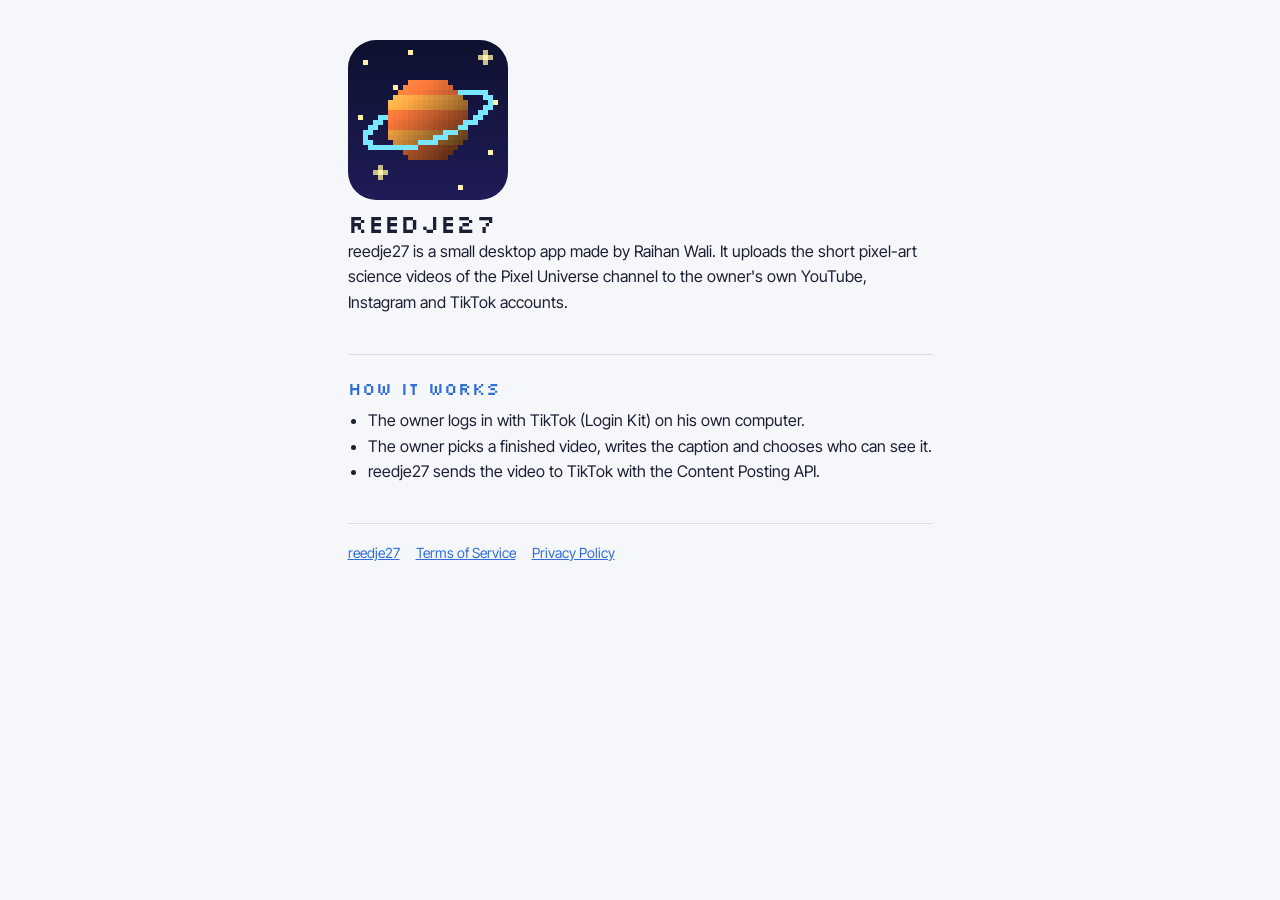
<file: index.html>
<!doctype html><html lang="en"><head><meta charset="utf-8"><meta name="viewport" content="width=device-width,initial-scale=1">
<link rel="icon" href="/favicon.ico" sizes="any"><link rel="icon" type="image/png" href="/favicon.png"><link rel="apple-touch-icon" href="/apple-touch-icon.png">
<link rel="stylesheet" href="https://fonts.googleapis.com/css2?family=Silkscreen&family=Inter+Tight:wght@400;600&display=swap"><link rel="stylesheet" href="/style.css">
<title>reedje27</title>
<meta name="description" content="reedje27 posts Pixel Universe science Shorts to YouTube, Instagram and TikTok.">
</head><body><main>
<section class="hero" style="border:0;padding:0">
<img src="/icon-512.png" alt="reedje27 app icon">
<h1>reedje27</h1>
<p>reedje27 is a small desktop app made by Raihan Wali. It uploads the short pixel-art science videos of the Pixel Universe channel to the owner's own YouTube, Instagram and TikTok accounts.</p>
</section>
<section>
<h2>How it works</h2>
<ul>
<li>The owner logs in with TikTok (Login Kit) on his own computer.</li>
<li>The owner picks a finished video, writes the caption and chooses who can see it.</li>
<li>reedje27 sends the video to TikTok with the Content Posting API.</li>
</ul>
</section>
<footer><nav><a href="/">reedje27</a><a href="/terms-of-service">Terms of Service</a><a href="/privacy-policy">Privacy Policy</a></nav></footer>
</main></body></html>
</file>
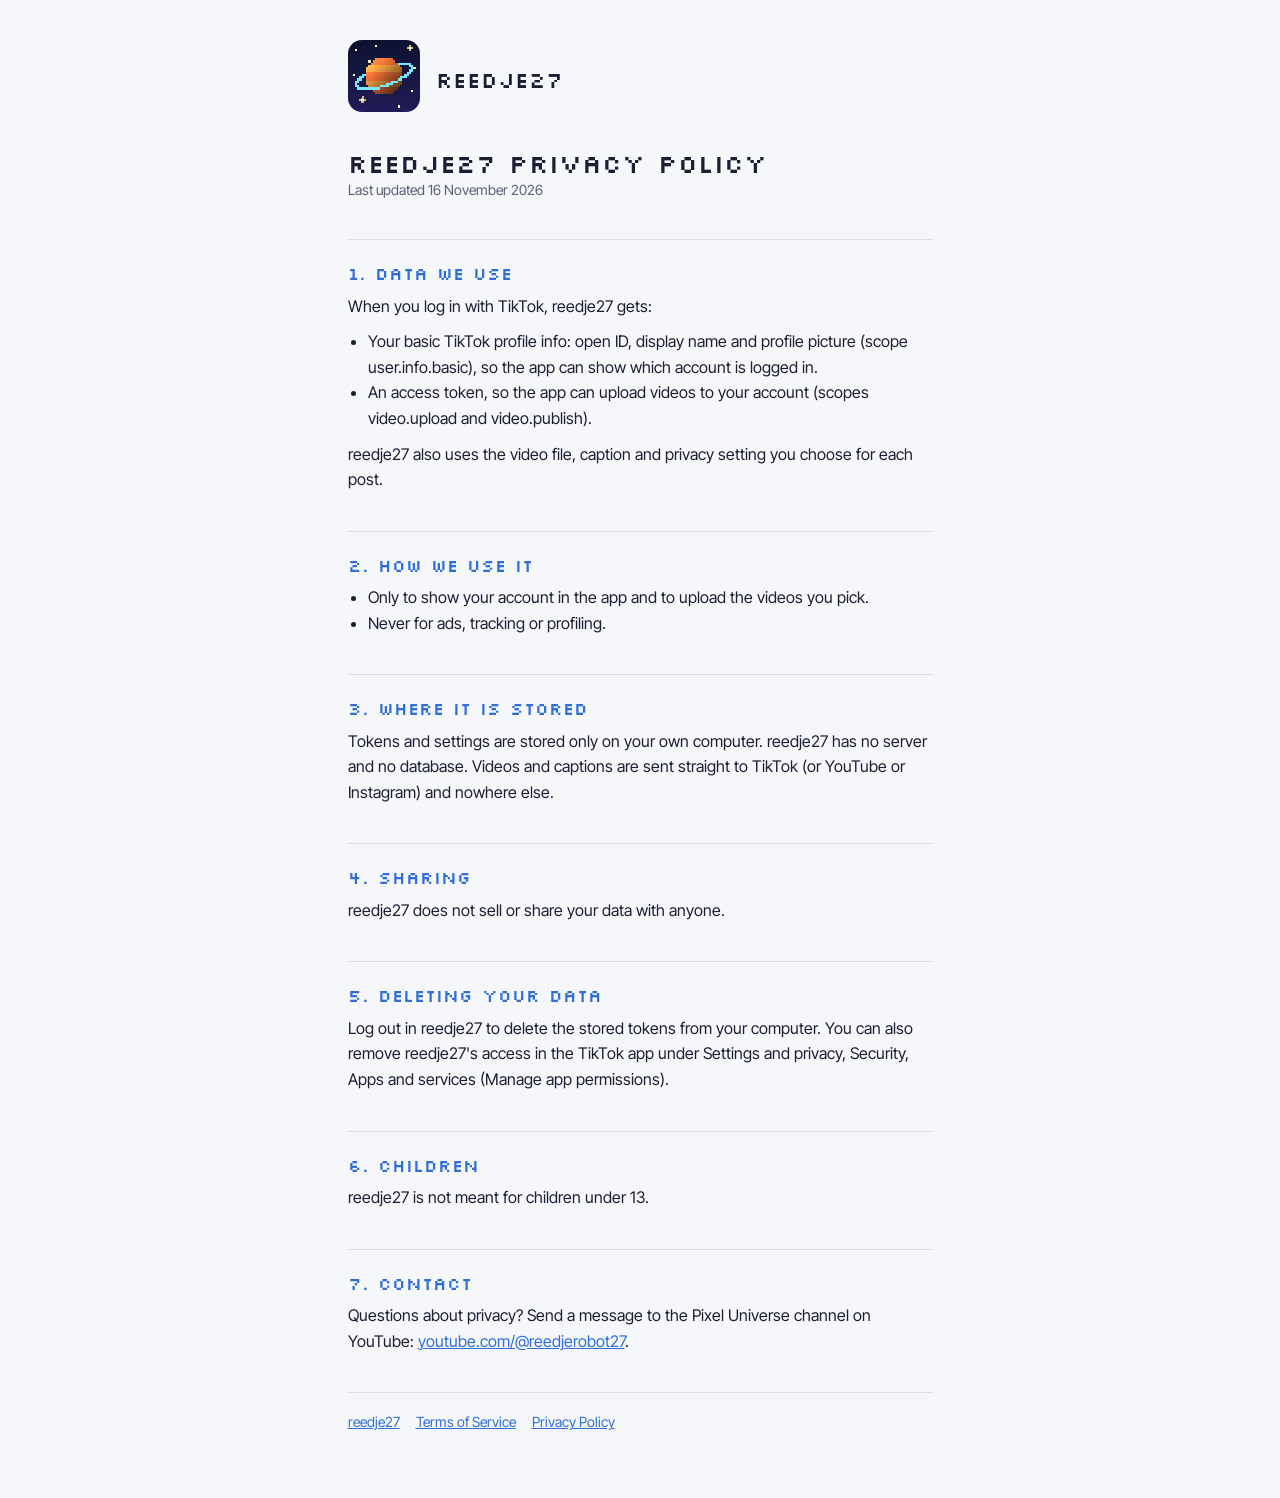
<file: privacy-policy/index.html>
<!doctype html><html lang="en"><head><meta charset="utf-8"><meta name="viewport" content="width=device-width,initial-scale=1">
<link rel="icon" href="/favicon.ico" sizes="any"><link rel="icon" type="image/png" href="/favicon.png"><link rel="apple-touch-icon" href="/apple-touch-icon.png">
<link rel="stylesheet" href="https://fonts.googleapis.com/css2?family=Silkscreen&family=Inter+Tight:wght@400;600&display=swap"><link rel="stylesheet" href="/style.css">
<title>reedje27 Privacy Policy</title>
</head><body><main>
<header class="brand"><a href="/"><img src="/icon-512.png" alt="reedje27 app icon"></a><span class="name">reedje27</span></header>
<div><h1>reedje27 Privacy Policy</h1><p class="meta">Last updated 16 November 2026</p></div>
<section>
<h2>1. Data we use</h2>
<p>When you log in with TikTok, reedje27 gets:</p>
<ul>
<li>Your basic TikTok profile info: open ID, display name and profile picture (scope user.info.basic), so the app can show which account is logged in.</li>
<li>An access token, so the app can upload videos to your account (scopes video.upload and video.publish).</li>
</ul>
<p>reedje27 also uses the video file, caption and privacy setting you choose for each post.</p>
</section>
<section>
<h2>2. How we use it</h2>
<ul>
<li>Only to show your account in the app and to upload the videos you pick.</li>
<li>Never for ads, tracking or profiling.</li>
</ul>
</section>
<section>
<h2>3. Where it is stored</h2>
<p>Tokens and settings are stored only on your own computer. reedje27 has no server and no database. Videos and captions are sent straight to TikTok (or YouTube or Instagram) and nowhere else.</p>
</section>
<section>
<h2>4. Sharing</h2>
<p>reedje27 does not sell or share your data with anyone.</p>
</section>
<section>
<h2>5. Deleting your data</h2>
<p>Log out in reedje27 to delete the stored tokens from your computer. You can also remove reedje27's access in the TikTok app under Settings and privacy, Security, Apps and services (Manage app permissions).</p>
</section>
<section>
<h2>6. Children</h2>
<p>reedje27 is not meant for children under 13.</p>
</section>
<section>
<h2>7. Contact</h2>
<p>Questions about privacy? Send a message to the Pixel Universe channel on YouTube: <a href="https://www.youtube.com/@reedjerobot27">youtube.com/@reedjerobot27</a>.</p>
</section>
<footer><nav><a href="/">reedje27</a><a href="/terms-of-service">Terms of Service</a><a href="/privacy-policy">Privacy Policy</a></nav></footer>
</main></body></html>
</file>
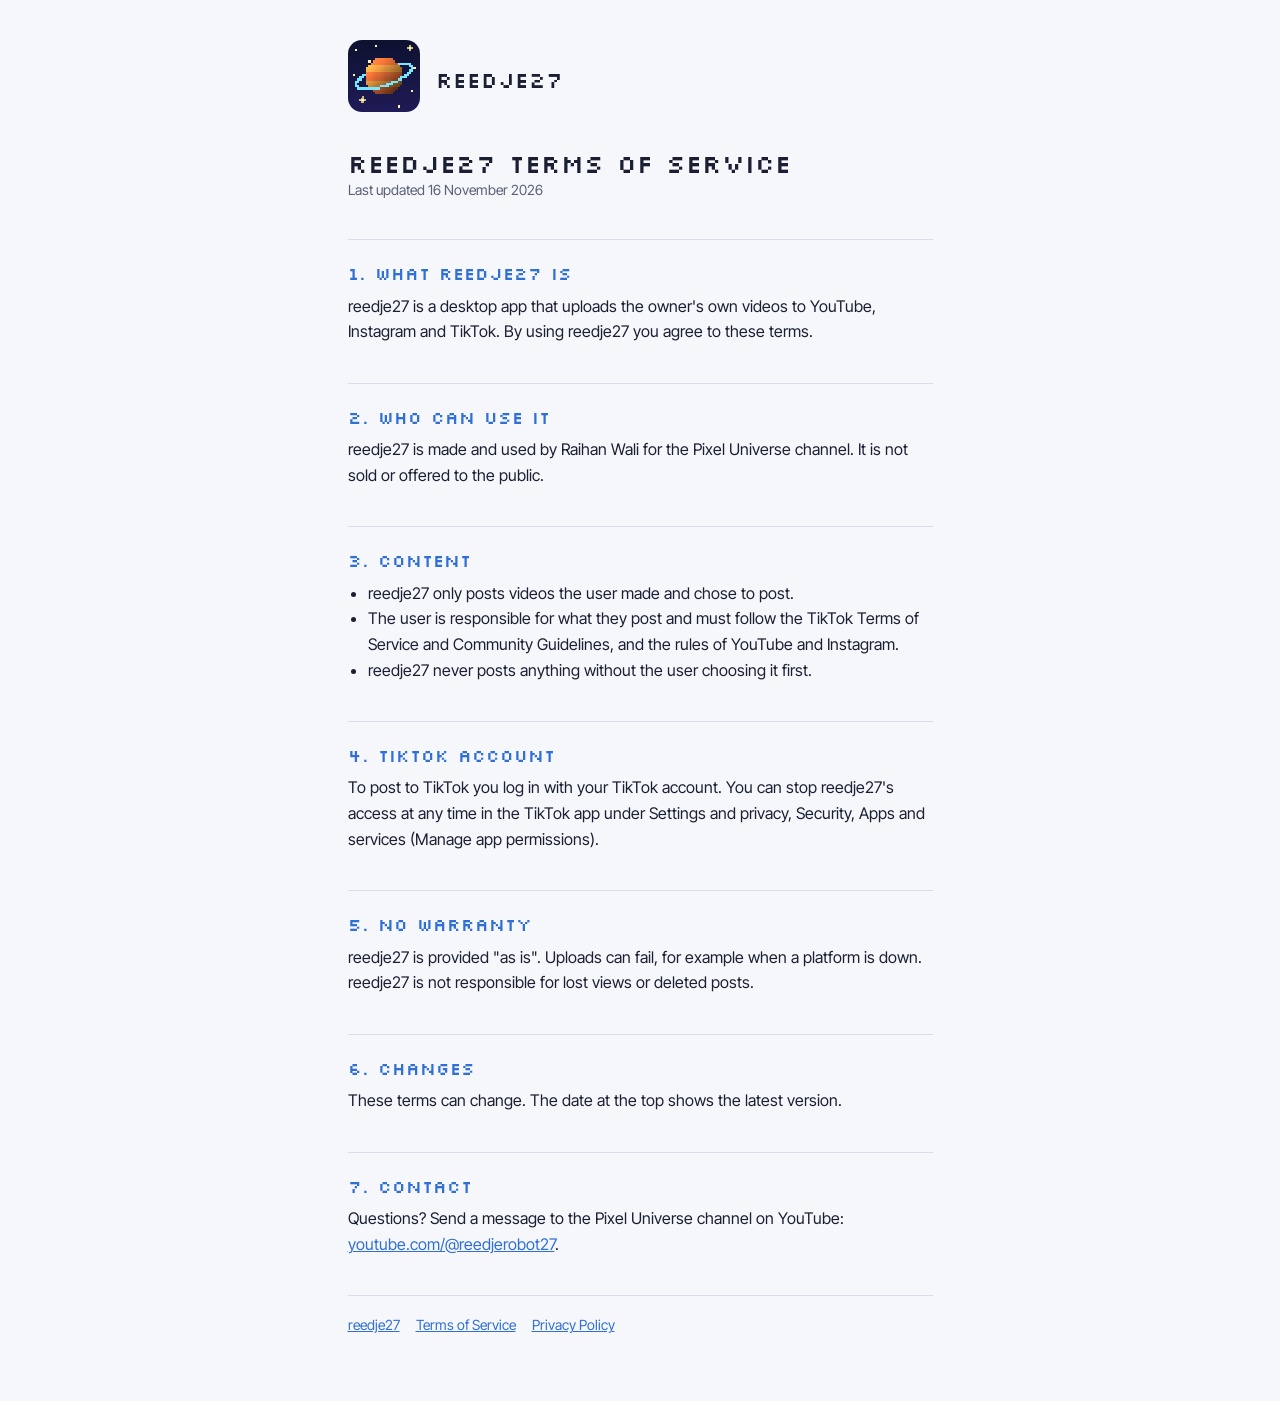
<file: terms-of-service/index.html>
<!doctype html><html lang="en"><head><meta charset="utf-8"><meta name="viewport" content="width=device-width,initial-scale=1">
<link rel="icon" href="/favicon.ico" sizes="any"><link rel="icon" type="image/png" href="/favicon.png"><link rel="apple-touch-icon" href="/apple-touch-icon.png">
<link rel="stylesheet" href="https://fonts.googleapis.com/css2?family=Silkscreen&family=Inter+Tight:wght@400;600&display=swap"><link rel="stylesheet" href="/style.css">
<title>reedje27 Terms of Service</title>
</head><body><main>
<header class="brand"><a href="/"><img src="/icon-512.png" alt="reedje27 app icon"></a><span class="name">reedje27</span></header>
<div><h1>reedje27 Terms of Service</h1><p class="meta">Last updated 16 November 2026</p></div>
<section>
<h2>1. What reedje27 is</h2>
<p>reedje27 is a desktop app that uploads the owner's own videos to YouTube, Instagram and TikTok. By using reedje27 you agree to these terms.</p>
</section>
<section>
<h2>2. Who can use it</h2>
<p>reedje27 is made and used by Raihan Wali for the Pixel Universe channel. It is not sold or offered to the public.</p>
</section>
<section>
<h2>3. Content</h2>
<ul>
<li>reedje27 only posts videos the user made and chose to post.</li>
<li>The user is responsible for what they post and must follow the TikTok Terms of Service and Community Guidelines, and the rules of YouTube and Instagram.</li>
<li>reedje27 never posts anything without the user choosing it first.</li>
</ul>
</section>
<section>
<h2>4. TikTok account</h2>
<p>To post to TikTok you log in with your TikTok account. You can stop reedje27's access at any time in the TikTok app under Settings and privacy, Security, Apps and services (Manage app permissions).</p>
</section>
<section>
<h2>5. No warranty</h2>
<p>reedje27 is provided "as is". Uploads can fail, for example when a platform is down. reedje27 is not responsible for lost views or deleted posts.</p>
</section>
<section>
<h2>6. Changes</h2>
<p>These terms can change. The date at the top shows the latest version.</p>
</section>
<section>
<h2>7. Contact</h2>
<p>Questions? Send a message to the Pixel Universe channel on YouTube: <a href="https://www.youtube.com/@reedjerobot27">youtube.com/@reedjerobot27</a>.</p>
</section>
<footer><nav><a href="/">reedje27</a><a href="/terms-of-service">Terms of Service</a><a href="/privacy-policy">Privacy Policy</a></nav></footer>
</main></body></html>
</file>
<file: style.css>
:root { --bg:#f6f7fb; --fg:#1b1f33; --mute:#5a6078; --accent:#2f6fd6; --line:#d9dcea;
  --display:'Silkscreen', ui-monospace, monospace; --body:'Inter Tight', system-ui, sans-serif; }
@media (prefers-color-scheme: dark) { :root { --bg:#10142a; --fg:#e8ebf7; --mute:#9aa1bf; --accent:#7fb2ff; --line:#262c4a; color-scheme: dark } }
* { box-sizing:border-box }
body { margin:0; background:var(--bg); color:var(--fg); font:16px/1.6 var(--body); padding:40px max(16px, env(safe-area-inset-left,0px)) 64px; }
main { max-width:65ch; margin:0 auto; display:grid; gap:28px; }
.brand { display:flex; align-items:center; gap:16px; }
.brand img { width:72px; height:72px; image-rendering:pixelated; border-radius:14px; }
.brand .name { font:400 22px/1 var(--display); }
h1 { font:400 26px/1.2 var(--display); margin:0; text-wrap:balance; }
h2 { font:400 18px/1.3 var(--display); color:var(--accent); margin:0 0 8px; }
p, ul { margin:0 0 10px; } ul { padding-left:20px; }
.meta { color:var(--mute); font-size:14px; }
section { border-top:1px solid var(--line); padding-top:22px; }
nav { display:flex; gap:16px; flex-wrap:wrap; } a { color:var(--accent); }
.hero img { width:160px; height:160px; image-rendering:pixelated; border-radius:28px; }
footer { border-top:1px solid var(--line); padding-top:18px; color:var(--mute); font-size:14px; }
</file>
